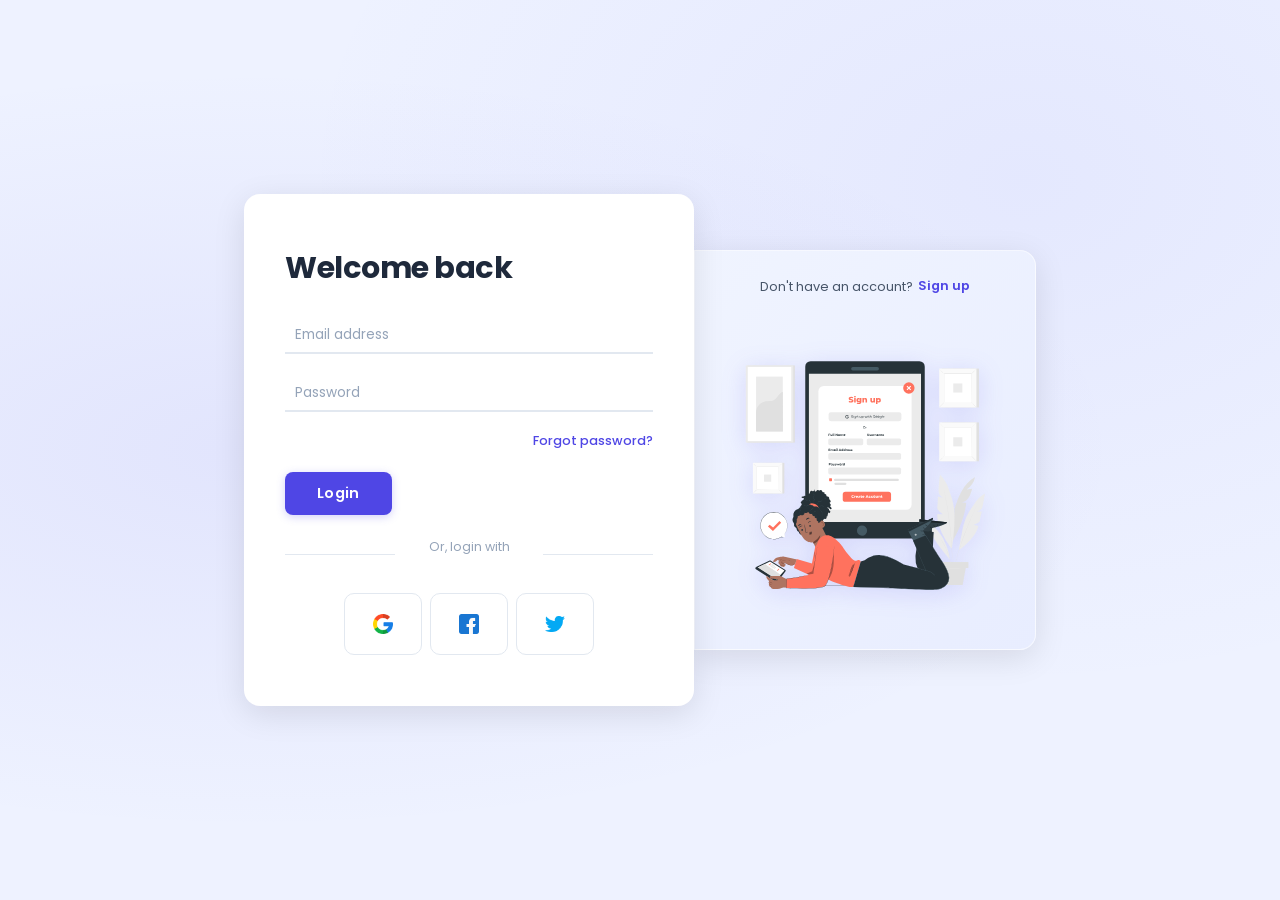
<file: index.html>
<!DOCTYPE html>
<html lang="en" dir="ltr">

<head>
    <meta charset="utf-8" />
    <meta name="viewport" content="width=device-width, initial-scale=1.0" />
    <title>Login &amp; Signup</title>
    <link rel="stylesheet" href="assets/style.css" />
    <link rel="stylesheet" href="https://unicons.iconscout.com/release/v4.0.0/css/line.css" />
</head>

<body>
    <!-- Sign Up Form -->
    <div class="form-container sign-up-form">
        <div class="imgBox sign-up-imgBox">
            <div class="sliding-link">
                <p>Already a member?</p>
                <span class="sign-in-btn" role="button" tabindex="0">Sign in</span>
            </div>
            <img src="assets/images/login.svg" height="300" width="300" alt="Sign up illustration" />
        </div>
        <div class="form-box sign-up-box">
            <h2>Sign up</h2>
            <div class="login-options">
                <div class="other-logins" role="group" aria-label="Sign up with social accounts">
                    <a href="#" aria-label="Sign up with Google"><img src="assets/images/google.png" alt="Google" /></a>
                    <a href="#" aria-label="Sign up with Facebook"><img src="assets/images/facebook.png"
                            alt="Facebook" /></a>
                    <a href="#" aria-label="Sign up with Twitter"><img src="assets/images/twitter.png"
                            alt="Twitter" /></a>
                </div>
                <p class="text">Or, sign up with email</p>
            </div>
            <form action="#" novalidate>
                <div class="field">
                    <i class="uil uil-at" aria-hidden="true"></i>
                    <input id="signup-email" type="email" placeholder="Email address" autocomplete="email" required />
                    <div class="field-actions">
                        <span class="clear-btn" id="clear-email" aria-label="Clear email">✕</span>
                    </div>
                </div>

                <div class="field">
                    <i class="uil uil-user" aria-hidden="true"></i>
                    <input id="signup-username" type="text" placeholder="Full name" autocomplete="name" required />
                    <div class="field-actions">
                        <span class="clear-btn" id="clear-username" aria-label="Clear name">✕</span>
                    </div>
                </div>
                <div class="field">
                    <i class="uil uil-lock-alt" aria-hidden="true"></i>
                    <input class="password-input" id="password" type="password" placeholder="Password"
                        autocomplete="new-password" required />
                    <div class="field-actions">
                        <span class="clear-btn" id="clear-password" aria-label="Clear password">✕</span>
                        <div class="eye-btn" role="button" aria-label="Toggle password visibility" tabindex="0">
                            <i class="uil uil-eye-slash" aria-hidden="true"></i>
                        </div>
                    </div>
                </div>
                <div id="password-strength" class="password-strength" role="progressbar" aria-label="Password strength">
                </div>
                <div id="password-requirements" class="password-requirements">
                    <div class="req-item invalid" id="req-length">
                        <span class="req-icon">✕</span> At least 8 characters
                    </div>
                    <div class="req-item invalid" id="req-uppercase">
                        <span class="req-icon">✕</span> Contains uppercase letter (A-Z)
                    </div>
                    <div class="req-item invalid" id="req-lowercase">
                        <span class="req-icon">✕</span> Contains lowercase letter (a-z)
                    </div>
                    <div class="req-item invalid" id="req-number">
                        <span class="req-icon">✕</span> Contains number (0-9)
                    </div>
                    <div class="req-item invalid" id="req-special">
                        <span class="req-icon">✕</span> Contains special character (!@#$%^&*)
                    </div>
                </div>

                <div class="field">
                    <i class="uil uil-lock-access"></i>
                    <input class="password-input" id="confirm-password" type="password" placeholder="Confirm password"
                        autocomplete="new-password" required />
                    <div class="field-actions">
                        <span class="clear-btn" id="clear-confirm" aria-label="Clear confirm password">✕</span>
                        <div class="eye-btn" role="button" aria-label="Toggle confirm password visibility" tabindex="0">
                            <i class="uil uil-eye-slash" aria-hidden="true"></i>
                        </div>
                    </div>
                </div>
                <div id="password-error" class="error-message" role="alert"></div>
                <input class="submit-btn" type="submit" value="Create account" />
            </form>
        </div>
    </div>

    <!-- Sign In Form -->
    <div class="form-container sign-in-form show">
        <div class="form-box sign-in-box">
            <h2>Welcome back</h2>
            <form action="#" novalidate>
                <div class="field">
                    <i class="uil uil-at" aria-hidden="true"></i>
                    <input id="login-email" type="email" placeholder="Email address" autocomplete="email" required />
                    <div class="field-actions">
                        <span class="clear-btn" id="clear-login-email" aria-label="Clear email">✕</span>
                    </div>
                </div>

                <div class="field">
                    <i class="uil uil-lock-alt" aria-hidden="true"></i>
                    <input class="password-input" id="login-password" type="password" placeholder="Password"
                        autocomplete="current-password" required />
                    <div class="field-actions">
                        <span class="clear-btn" id="clear-login-password" aria-label="Clear password">✕</span>
                        <div class="eye-btn" role="button" aria-label="Toggle password visibility" tabindex="0">
                            <i class="uil uil-eye-slash" aria-hidden="true"></i>
                        </div>
                    </div>
                </div>
                <div class="forgot-link">
                    <a href="request-reset-form.html">Forgot password?</a>
                </div>
                <input class="submit-btn" type="submit" value="Login" />
            </form>
            <div class="login-options">
                <p class="text">Or, login with</p>
                <div class="other-logins" role="group" aria-label="Login with social accounts">
                    <a href="#" aria-label="Login with Google"><img src="assets/images/google.png" alt="Google" /></a>
                    <a href="#" aria-label="Login with Facebook"><img src="assets/images/facebook.png"
                            alt="Facebook" /></a>
                    <a href="#" aria-label="Login with Twitter"><img src="assets/images/twitter.png"
                            alt="Twitter" /></a>
                </div>
            </div>
        </div>
        <div class="imgBox sign-in-imgBox">
            <div class="sliding-link">
                <p>Don't have an account?</p>
                <span class="sign-up-btn" role="button" tabindex="0">Sign up</span>
            </div>
            <img src="assets/images/signup.svg" height="300" width="300" alt="Login illustration" />
        </div>
    </div>

    <script src="assets/script.js"></script>
</body>

</html>
</file>
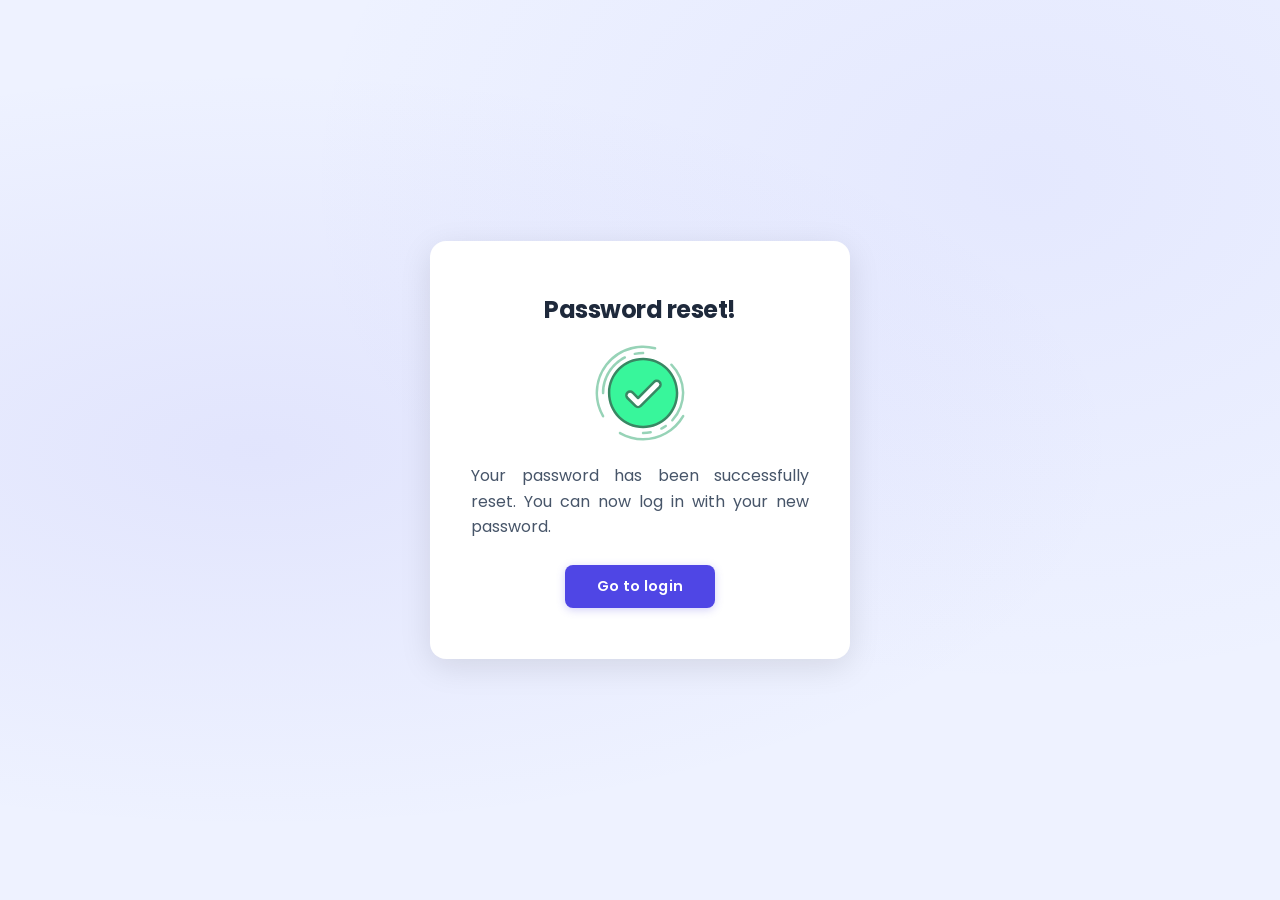
<file: password_reset_complete.html>
<!DOCTYPE html>
<html lang="en">
<head>
    <meta charset="UTF-8" />
    <meta name="viewport" content="width=device-width, initial-scale=1.0" />
    <title>Password Reset Complete</title>
    <link rel="stylesheet" href="assets/style.css" />
</head>
<body>
    <div class="form-container reset-complete-form">
        <div class="form-box">
            <h2>Password reset!</h2>
            <img src="assets/images/done.svg" height="100" width="100" alt="Success" />
            <p>Your password has been successfully reset. You can now log in with your new password.</p>
            <a href="index.html" class="submit-btn">Go to login</a>
        </div>
    </div>
    <script src="assets/script.js"></script>
</body>
</html>
</file>
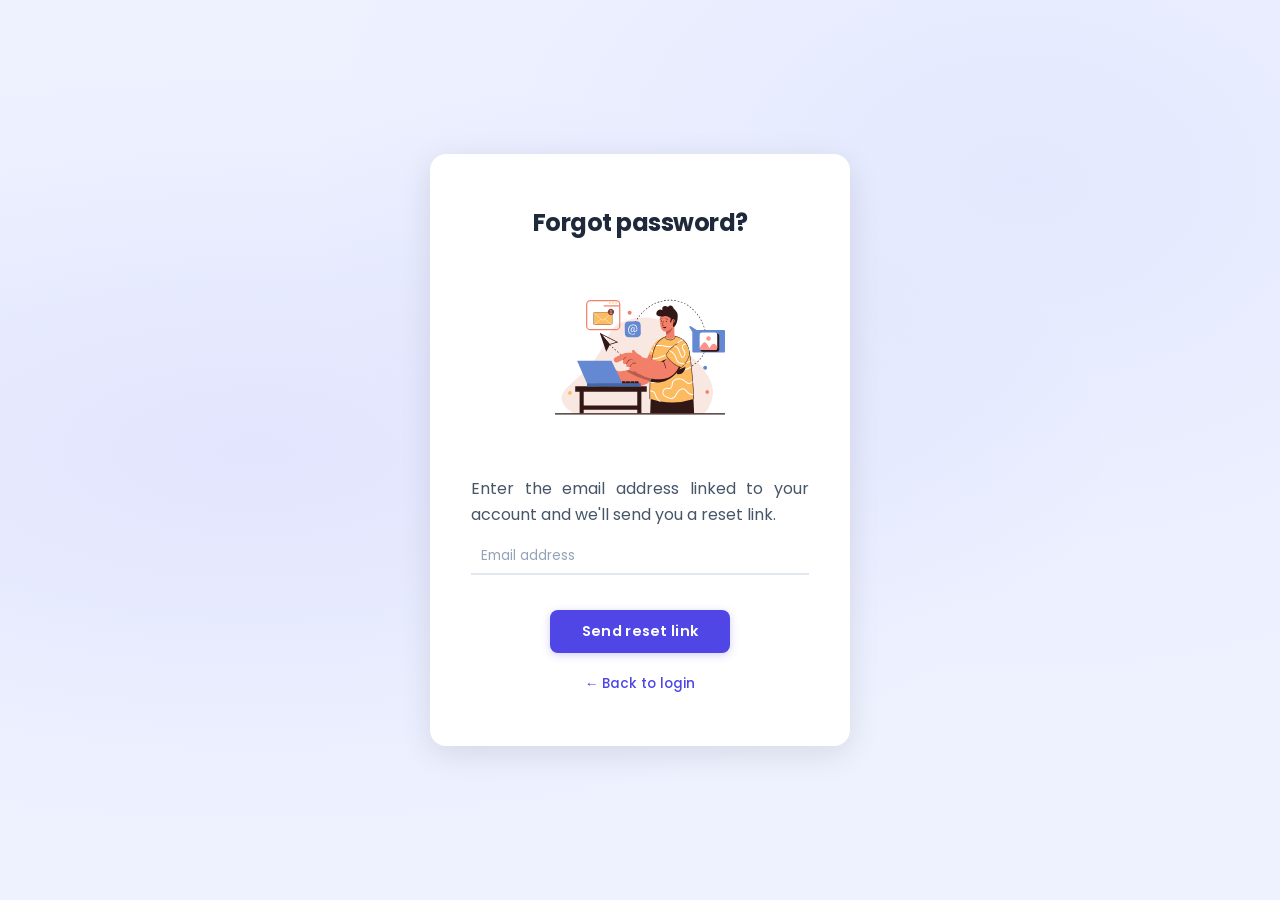
<file: request-reset-form.html>
<!DOCTYPE html>
<html lang="en">
<head>
    <meta charset="UTF-8" />
    <meta name="viewport" content="width=device-width, initial-scale=1.0" />
    <title>Reset Password</title>
    <link rel="stylesheet" href="assets/style.css" />
    <link rel="stylesheet" href="https://unicons.iconscout.com/release/v4.0.0/css/line.css" />
</head>
<body>
    <div class="form-container reset-request-form">
        <div class="form-box">
            <h2>Forgot password?</h2>
            <img src="assets/images/sending-email.svg" height="200" width="200" alt="Email illustration" />
            <p>Enter the email address linked to your account and we'll send you a reset link.</p>
            <form action="reset_send_message.html" novalidate>
                <div class="field">
                    <i class="uil uil-at" aria-hidden="true"></i>
                    <input id="reset-email" type="email" placeholder="Email address" autocomplete="email" required />
                    <div class="field-actions">
                        <span class="validation-icon" id="reset-email-validation" style="display:none;"></span>
                        <span class="clear-btn" id="clear-reset-email" style="display:none;" aria-label="Clear email">✕</span>
                    </div>
                </div>
                <input class="submit-btn" type="submit" value="Send reset link" />
            </form>
            <p style="margin-top:20px; padding:0; text-align:center; font-size:0.85em;">
                <a href="index.html" style="color:var(--primary-color); text-decoration:none; font-weight:500;">← Back to login</a>
            </p>
        </div>
    </div>
    <script src="assets/script.js"></script>
</body>
</html>
</file>
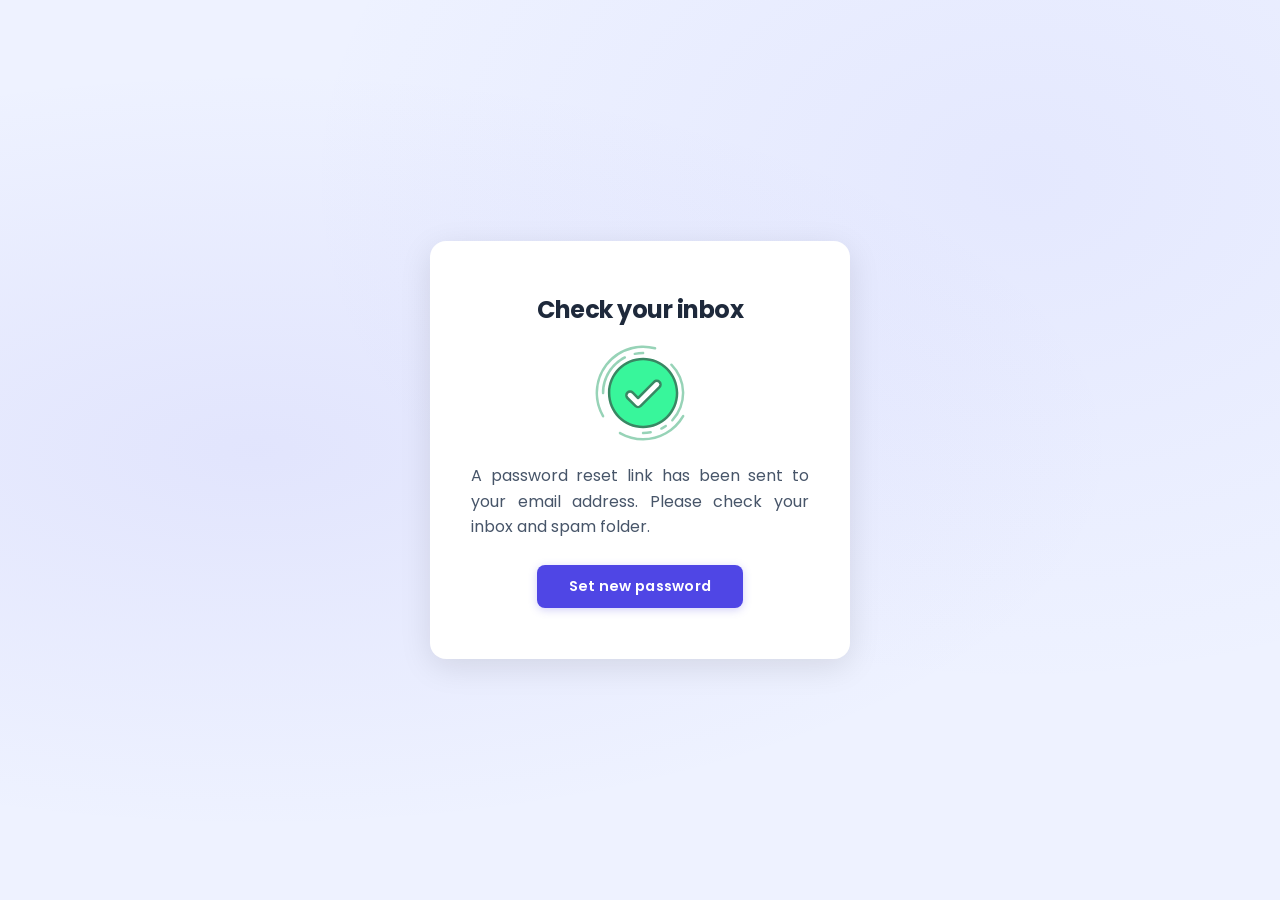
<file: reset_send_message.html>
<!DOCTYPE html>
<html lang="en">
<head>
    <meta charset="UTF-8" />
    <meta name="viewport" content="width=device-width, initial-scale=1.0" />
    <title>Reset Link Sent</title>
    <link rel="stylesheet" href="assets/style.css" />
</head>
<body>
    <div class="form-container reset-message-form">
        <div class="form-box">
            <h2>Check your inbox</h2>
            <img src="assets/images/done.svg" height="100" width="100" alt="Success" />
            <p>A password reset link has been sent to your email address. Please check your inbox and spam folder.</p>
            <a href="set-new-password.html" class="submit-btn">Set new password</a>
        </div>
    </div>
    <script src="assets/script.js"></script>
</body>
</html>
</file>
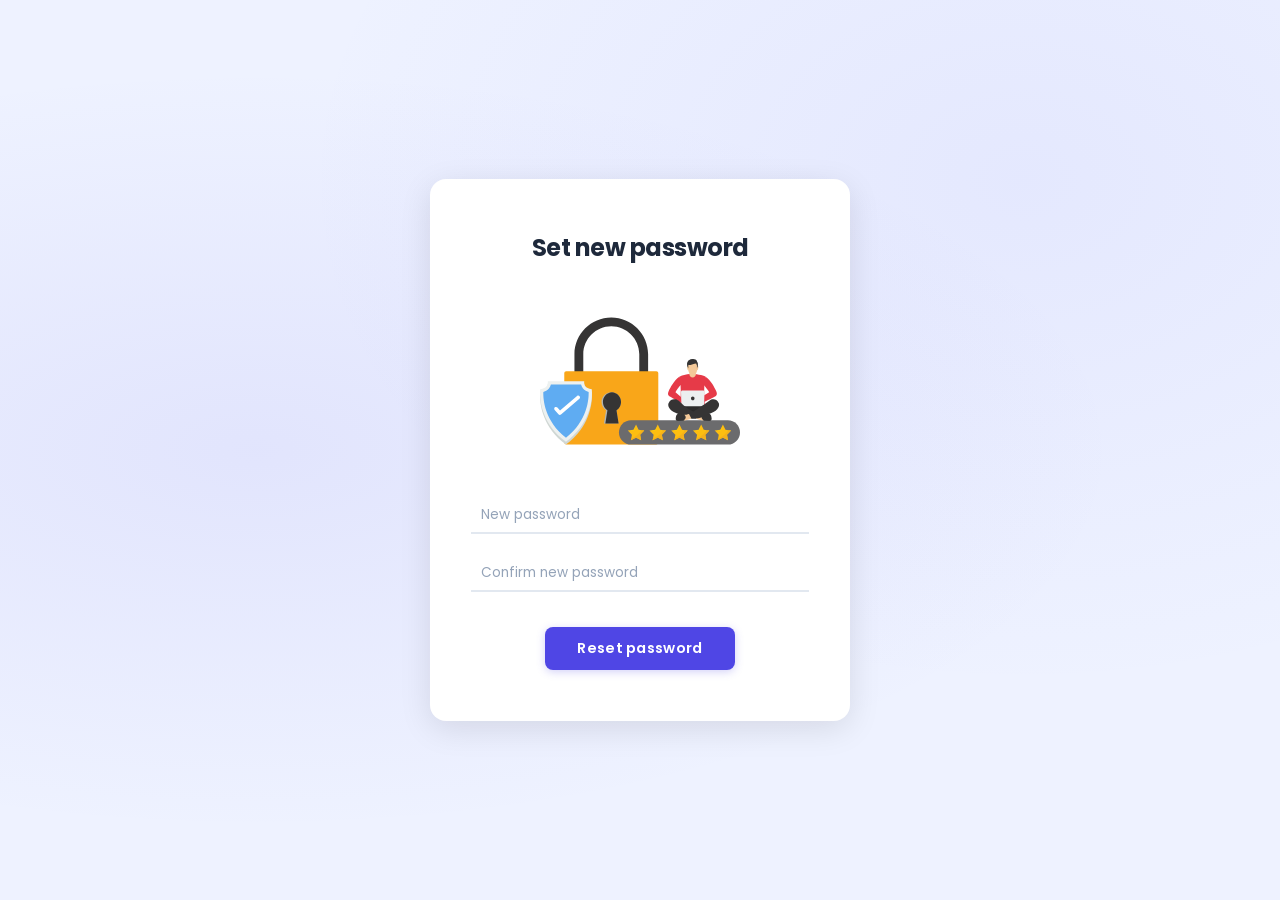
<file: set-new-password.html>
<!DOCTYPE html>
<html lang="en">
<head>
    <meta charset="UTF-8" />
    <meta name="viewport" content="width=device-width, initial-scale=1.0" />
    <title>Set New Password</title>
    <link rel="stylesheet" href="assets/style.css" />
    <link rel="stylesheet" href="https://unicons.iconscout.com/release/v4.0.0/css/line.css" />
</head>
<body>
    <div class="form-container reset-password-form">
        <div class="form-box">
            <h2>Set new password</h2>
            <img src="assets/images/reset-password.svg" height="200" width="200" alt="Reset password illustration" />
            <form id="reset-password-form" action="password_reset_complete.html" method="GET" novalidate>
                <!-- New Password Field -->
                <div class="field">
                    <i class="uil uil-lock-alt" aria-hidden="true"></i>
                    <input class="password-input" id="new-password" name="new-password" type="password"
                        placeholder="New password" autocomplete="new-password" required />
                    <div class="field-actions">
                        <!-- क्लिर बटन थपियो -->
                        <span class="clear-btn" id="clear-new-password" aria-label="Clear password">✕</span>
                        <div class="eye-btn" role="button" aria-label="Toggle password visibility" tabindex="0">
                            <i class="uil uil-eye-slash" aria-hidden="true"></i>
                        </div>
                    </div>
                </div>
                <div id="new-password-requirements" class="password-requirements">
                    <div class="req-item invalid" id="new-req-length">
                        <span class="req-icon">✕</span> At least 8 characters
                    </div>
                    <div class="req-item invalid" id="new-req-uppercase">
                        <span class="req-icon">✕</span> Contains uppercase letter (A-Z)
                    </div>
                    <div class="req-item invalid" id="new-req-lowercase">
                        <span class="req-icon">✕</span> Contains lowercase letter (a-z)
                    </div>
                    <div class="req-item invalid" id="new-req-number">
                        <span class="req-icon">✕</span> Contains number (0-9)
                    </div>
                    <div class="req-item invalid" id="new-req-special">
                        <span class="req-icon">✕</span> Contains special character (!@#$%^&*)
                    </div>
                </div>

                <!-- Confirm New Password Field -->
                <div class="field">
                    <i class="uil uil-lock-access" aria-hidden="true"></i>
                    <input class="password-input" id="confirm-password" name="confirm-password" type="password"
                        placeholder="Confirm new password" autocomplete="new-password" required />
                    <div class="field-actions">
                        <!-- डेड आइकन हटाइयो र क्लिर बटनको ID मिलाइयो -->
                        <span class="clear-btn" id="clear-confirm" aria-label="Clear confirm password">✕</span>
                        <div class="eye-btn" role="button" aria-label="Toggle confirm password visibility" tabindex="0">
                            <i class="uil uil-eye-slash" aria-hidden="true"></i>
                        </div>
                    </div>
                </div>
                <div id="status-text" class="status-text" role="status"></div>
                <input class="submit-btn" type="submit" value="Reset password" />
            </form>
        </div>
    </div>
    <script src="assets/script.js"></script>
</body>
</html>
</file>
<file: assets/style.css>
@import url("https://fonts.googleapis.com/css2?family=Poppins:ital,wght@0,100;0,200;0,300;0,400;0,500;0,600;0,700;0,800;0,900;1,100;1,200;1,300;1,400;1,500;1,600;1,700;1,800;1,900&display=swap");

:root {
  --background-color: #eef2ff;
  --primary-color: #4f46e5;
  --primary-hover: #4338ca;
  --hover-color: #059669;
  --muted-text-color: #94a3b8;
  --white-color: #fff;
  --box-shadow-color: rgb(0 0 0 / 10%);
  --box-shadow-hover: rgb(79 70 229 / 18%);
  --error-color: #ef4444;
  --medium-strength-color: #f59e0b;
  --strong-strength-color: #10b981;
  --light-border-color: #e2e8f0;
  --password-strength-bg: #e2e8f0;
  --label-color: #475569;
  --heading-color: #1e293b;
  --transition: 0.25s ease;
}

* {
  margin: 0;
  padding: 0;
  box-sizing: border-box;
  font-family: "Poppins", sans-serif;
}

body {
  min-height: 100vh;
  background: var(--background-color);
  background-image: radial-gradient(ellipse at 20% 50%, rgba(79, 70, 229, 0.08) 0%, transparent 60%),
    radial-gradient(ellipse at 80% 20%, rgba(99, 102, 241, 0.07) 0%, transparent 50%);
  display: flex;
  justify-content: center;
  align-items: center;
}

p {
  padding-bottom: 15px;
  text-align: justify;
  color: var(--label-color);
  line-height: 1.6;
}

/* ── FORM CONTAINER ── */
.form-container {
  position: absolute;
  display: flex;
  justify-content: center;
  align-items: center;
  font-size: 1rem;
}

/* ── FORM BOX ── */
.form-box {
  z-index: 999;
  background: var(--white-color);
  box-shadow: 0 8px 32px var(--box-shadow-color);
  width: 450px;
  padding: 50px 40px;
  border-radius: 16px;
  overflow: hidden;
  border: 1px solid rgba(255, 255, 255, 0.8);
}

.form-box h2 {
  font-size: 1.9em;
  margin-bottom: 30px;
  font-weight: 700;
  color: var(--heading-color);
  letter-spacing: -0.5px;
}

/* ── FIELD ── */
.form-box .field {
  display: flex;
  justify-content: center;
  align-items: center;
  border-bottom: 2px solid var(--light-border-color);
  margin-bottom: 25px;
  position: relative;
  transition: border-color var(--transition);
}

.form-box .field.valid {
  border-bottom-color: var(--strong-strength-color);
}

.form-box .field.invalid {
  border-bottom-color: var(--error-color);
}

.form-box .field.active {
  border-bottom: 2px solid var(--primary-color);
}

.form-box .field input {
  border: none;
  outline: none;
  background: none;
  width: 100%;
  font-size: 1em;
  padding-bottom: 6px;
  color: var(--heading-color);
  padding-right: 5px;
}

/* ── VALIDATION STATES ── */
.form-box .field.valid input {
  color: var(--heading-color);
}

.form-box .field.invalid input {
  color: var(--heading-color);
}

.form-box .field i {
  color: var(--muted-text-color);
  font-size: 1.3em;
  margin-right: 10px;
  padding-bottom: 5px;
  transition: color var(--transition);
}

.form-box .field.active i {
  color: var(--primary-color);
}

::placeholder {
  color: var(--muted-text-color);
  font-size: 0.85em;
}

/* ── EYE TOGGLE ── */
/* ── FIELD ACTIONS (eye, clear, validation) ── */
.field-actions {
  display: flex;
  gap: 6px;
  position: absolute;
  right: 10px;
  top: 50%;
  transform: translateY(-55%);
  align-items: center;
}

.eye-btn,
.validation-icon {
  cursor: pointer;
  color: var(--muted-text-color);
  transition: color var(--transition);
  font-size: 1em;
  display: flex;
  align-items: center;
  justify-content: center;
}

.eye-btn i:hover,
.eye-btn:hover i {
  color: var(--primary-color);
}

/* ── CLEAR BUTTON (full-rounded, hover-only) ── */
.clear-btn {
  cursor: pointer;
  font-size: 0.7em;
  font-weight: 600;
  width: 20px;
  height: 20px;
  border-radius: 50%;
  display: flex;
  align-items: center;
  justify-content: center;
  background: #e2e8f0;
  color: #64748b;
  opacity: 0;
  pointer-events: none;
  transition: opacity 0.2s ease, background-color 0.2s ease, color 0.2s ease, transform 0.15s ease;
  line-height: 1;
  flex-shrink: 0;
}

.field:hover .clear-btn.visible {
  opacity: 1;
  pointer-events: auto;
}

.clear-btn.visible:hover {
  background: var(--error-color);
  color: var(--white-color);
  /* transform: scale(1.1); */
}

.clear-btn.visible:active {
  transform: scale(0.95);
}

/* ── VALIDATION ICON COLORS ── */
.validation-icon {
  font-weight: 700;
  font-size: 1.05em;
  transition: color var(--transition), transform 0.2s ease;
}

.validation-icon.invalid-icon {
  color: var(--error-color);
  animation: shake 0.35s ease;
}

@keyframes shake {

  0%,
  100% {
    transform: translateX(0);
  }

  20% {
    transform: translateX(-3px);
  }

  40% {
    transform: translateX(3px);
  }

  60% {
    transform: translateX(-2px);
  }

  80% {
    transform: translateX(2px);
  }
}

/* ── FORGOT LINK ── */
.forgot-link {
  text-align: right;
  transform: translateY(-10px);
}

.forgot-link a {
  color: var(--primary-color);
  font-size: 0.8em;
  text-decoration: none;
  font-weight: 500;
  transition: color var(--transition);
}

.forgot-link a:hover {
  color: var(--primary-hover);
  text-decoration: underline;
}

/* ── SUBMIT BUTTON ── */
.submit-btn {
  display: inline-block;
  background: var(--primary-color);
  color: var(--white-color);
  border: none;
  outline: none;
  padding: 11px 32px;
  border-radius: 8px;
  font-size: 0.9em;
  font-weight: 600;
  margin-top: 10px;
  cursor: pointer;
  text-decoration: none;
  letter-spacing: 0.3px;
  transition: background-color var(--transition), transform var(--transition), box-shadow var(--transition);
  box-shadow: 0 2px 8px rgba(79, 70, 229, 0.25);
}

.submit-btn:hover {
  background-color: var(--primary-hover);
  transform: translateY(-1px);
  box-shadow: 0 4px 14px rgba(79, 70, 229, 0.35);
}

.submit-btn:active {
  transform: translateY(0);
}

/* ── SOCIAL LOGIN ── */
.login-options {
  display: flex;
  justify-content: center;
  align-items: center;
  flex-direction: column;
}

.login-options .text {
  color: var(--muted-text-color);
  font-size: 0.78em;
  margin: 22px 0;
  position: relative;
  width: 100%;
  text-align: center;
}

.login-options .text::before,
.login-options .text::after {
  content: '';
  position: absolute;
  top: 50%;
  width: 30%;
  height: 1px;
  background: var(--light-border-color);
}

.login-options .text::before {
  left: 0;
}

.login-options .text::after {
  right: 0;
}

.other-logins {
  display: flex;
  gap: 8px;
}

.other-logins a {
  border: 1px solid var(--light-border-color);
  padding: 10px 28px;
  border-radius: 10px;
  display: flex;
  justify-content: center;
  align-items: center;
  transition: border-color var(--transition), box-shadow var(--transition), transform var(--transition);
}

.other-logins a:hover {
  border: 1px solid var(--primary-color);
  box-shadow: 0 2px 8px var(--box-shadow-hover);
  transform: translateY(-1px);
}

.other-logins a img {
  width: 20px;
}

/* ── IMAGE BOX ── */
.imgBox {
  z-index: 888;
  display: flex;
  justify-content: center;
  align-items: center;
  flex-direction: column;
  background: linear-gradient(135deg, #f0f4ff 0%, #e8edff 100%);
  box-shadow: 0 8px 32px var(--box-shadow-color);
  height: 400px;
  padding: 15px 35px;
  border: 1px solid rgba(255, 255, 255, 0.6);
}

.imgBox img {
  max-width: 270px;
  filter: drop-shadow(0 4px 12px rgba(79, 70, 229, 0.15));
}

.sign-in-imgBox {
  border-radius: 0 16px 16px 0;
}

.sign-up-imgBox {
  border-radius: 16px 0 0 16px;
}

/* ── SLIDING LINK ── */
.sliding-link {
  display: flex;
  font-size: 0.8em;
  margin-bottom: 25px;
  color: var(--label-color);
}

.sliding-link p {
  padding-bottom: 0;
}

.sliding-link span {
  color: var(--primary-color);
  font-weight: 600;
  margin-left: 5px;
  cursor: pointer;
  transition: color var(--transition);
}

.sliding-link span:hover {
  color: var(--primary-hover);
  text-decoration: underline;
}

/* ── FORM TRANSITIONS ── */
.sign-in-form.hide .sign-in-box {
  transform: translateX(100%);
  visibility: hidden;
}

.sign-in-form.hide .sign-in-imgBox {
  transform: translateX(-100%);
  visibility: hidden;
}

.sign-in-form.show .sign-in-box,
.sign-in-form.show .sign-in-imgBox {
  transform: translateX(0);
  visibility: visible;
  transition: 0.45s cubic-bezier(0.4, 0, 0.2, 1);
}

.sign-up-form .sign-up-imgBox {
  transform: translateX(100%);
  visibility: hidden;
}

.sign-up-form .sign-up-box {
  transform: translateX(-100%);
  visibility: hidden;
}

.sign-up-form.show .sign-up-imgBox,
.sign-up-form.show .sign-up-box {
  transform: translateX(0);
  visibility: visible;
  transition: 0.45s cubic-bezier(0.4, 0, 0.2, 1);
}

/* ── ERROR MESSAGE ── */
.error-message {
  color: var(--error-color);
  font-size: 13px;
  text-align: center;
  margin-top: 5px;
  display: none;
  padding: 7px 10px;
  background-color: #fef2f2;
  border: 1px solid #fecaca;
  border-radius: 6px;
  width: 100%;
  margin-bottom: 6px;
}

/* ── PASSWORD STRENGTH ── */
.password-strength {
  height: 4px;
  margin-top: -10px;
  margin-bottom: 16px;
  width: 100%;
  background-color: var(--password-strength-bg);
  border-radius: 4px;
  transition: background-color 0.3s ease, width 0.3s ease;
}

.password-strength.weak {
  background-color: var(--error-color);
  width: 30%;
}

.password-strength.medium {
  background-color: var(--medium-strength-color);
  width: 60%;
}

.password-strength.strong {
  background-color: var(--strong-strength-color);
  width: 100%;
}

/* ── PASSWORD MATCH STATUS ── */
.status-text {
  font-size: 13px;
  margin-top: 5px;
  margin-bottom: 8px;
  font-weight: 500;
}

.status-text.match {
  color: var(--strong-strength-color);
}

.status-text.no-match {
  color: var(--error-color);
}

/* ── VALIDATION FEEDBACK ── */
.validation-feedback {
  font-size: 12px;
  margin-top: 6px;
  margin-bottom: 12px;
  padding: 8px 10px;
  border-radius: 6px;
  display: none;
}

.validation-feedback.show {
  display: block;
}

/* ── PASSWORD REQUIREMENTS ── */
.password-requirements {
  display: none;
  font-size: 12px;
  margin-top: -3px;
  margin-bottom: 10px;
  padding: 12px;
  background-color: #f9fafb;
  border: 1px solid var(--light-border-color);
  border-radius: 6px;
}

.password-requirements.show {
  display: block;
}

.req-item {
  display: flex;
  align-items: center;
  margin-bottom: 6px;
  color: var(--label-color);
}

.req-item:last-child {
  margin-bottom: 0;
}

.req-icon {
  margin-right: 6px;
  font-weight: bold;
  width: 16px;
  text-align: center;
}

.req-item.valid {
  color: var(--strong-strength-color);
}

.req-item.invalid {
  color: var(--error-color);
}

/* ── RESET PAGES ── */
.reset-request-form .form-box,
.reset-password-form .form-box,
.reset-message-form .form-box,
.reset-complete-form .form-box {
  text-align: center;
  max-width: 420px;
}

.reset-request-form .form-box h2,
.reset-password-form .form-box h2,
.reset-message-form .form-box h2,
.reset-complete-form .form-box h2 {
  font-size: 1.5em;
  margin-bottom: 8px;
}

.reset-request-form .form-box img,
.reset-password-form .form-box img,
.reset-message-form .form-box img,
.reset-complete-form .form-box img {
  margin: 16px auto 20px;
}

.reset-request-form .field,
.reset-password-form .field {
  text-align: left;
}

/* ── RESPONSIVE ── */
@media screen and (max-width: 735px) {
  .form-container {
    flex-direction: column;
    top: 0;
    overflow: hidden;
    padding: 30px;
  }

  .form-box {
    box-shadow: none;
    padding: 50px 40px;
    border-radius: 0 0 16px 16px;
  }

  .imgBox img {
    max-width: 45%;
    min-width: 180px;
  }

  .imgBox {
    box-shadow: none;
    width: 100%;
    height: auto;
    padding: 35px 35px 15px;
    border-radius: 16px 16px 0 0 !important;
  }

  .sign-up-form {
    flex-direction: column-reverse;
  }
}

@media screen and (max-width: 450px) {
  .form-container {
    font-size: 0.9rem;
    padding: 20px;
  }

  .form-box {
    width: 100%;
    padding: 40px 28px;
  }
}

@media screen and (max-width: 325px) {
  .other-logins a {
    padding: 9px 20px;
    margin: 0 3px;
  }
}

.form-box img {
  display: block;
  margin: 10px auto 10px auto;
}
</file>
